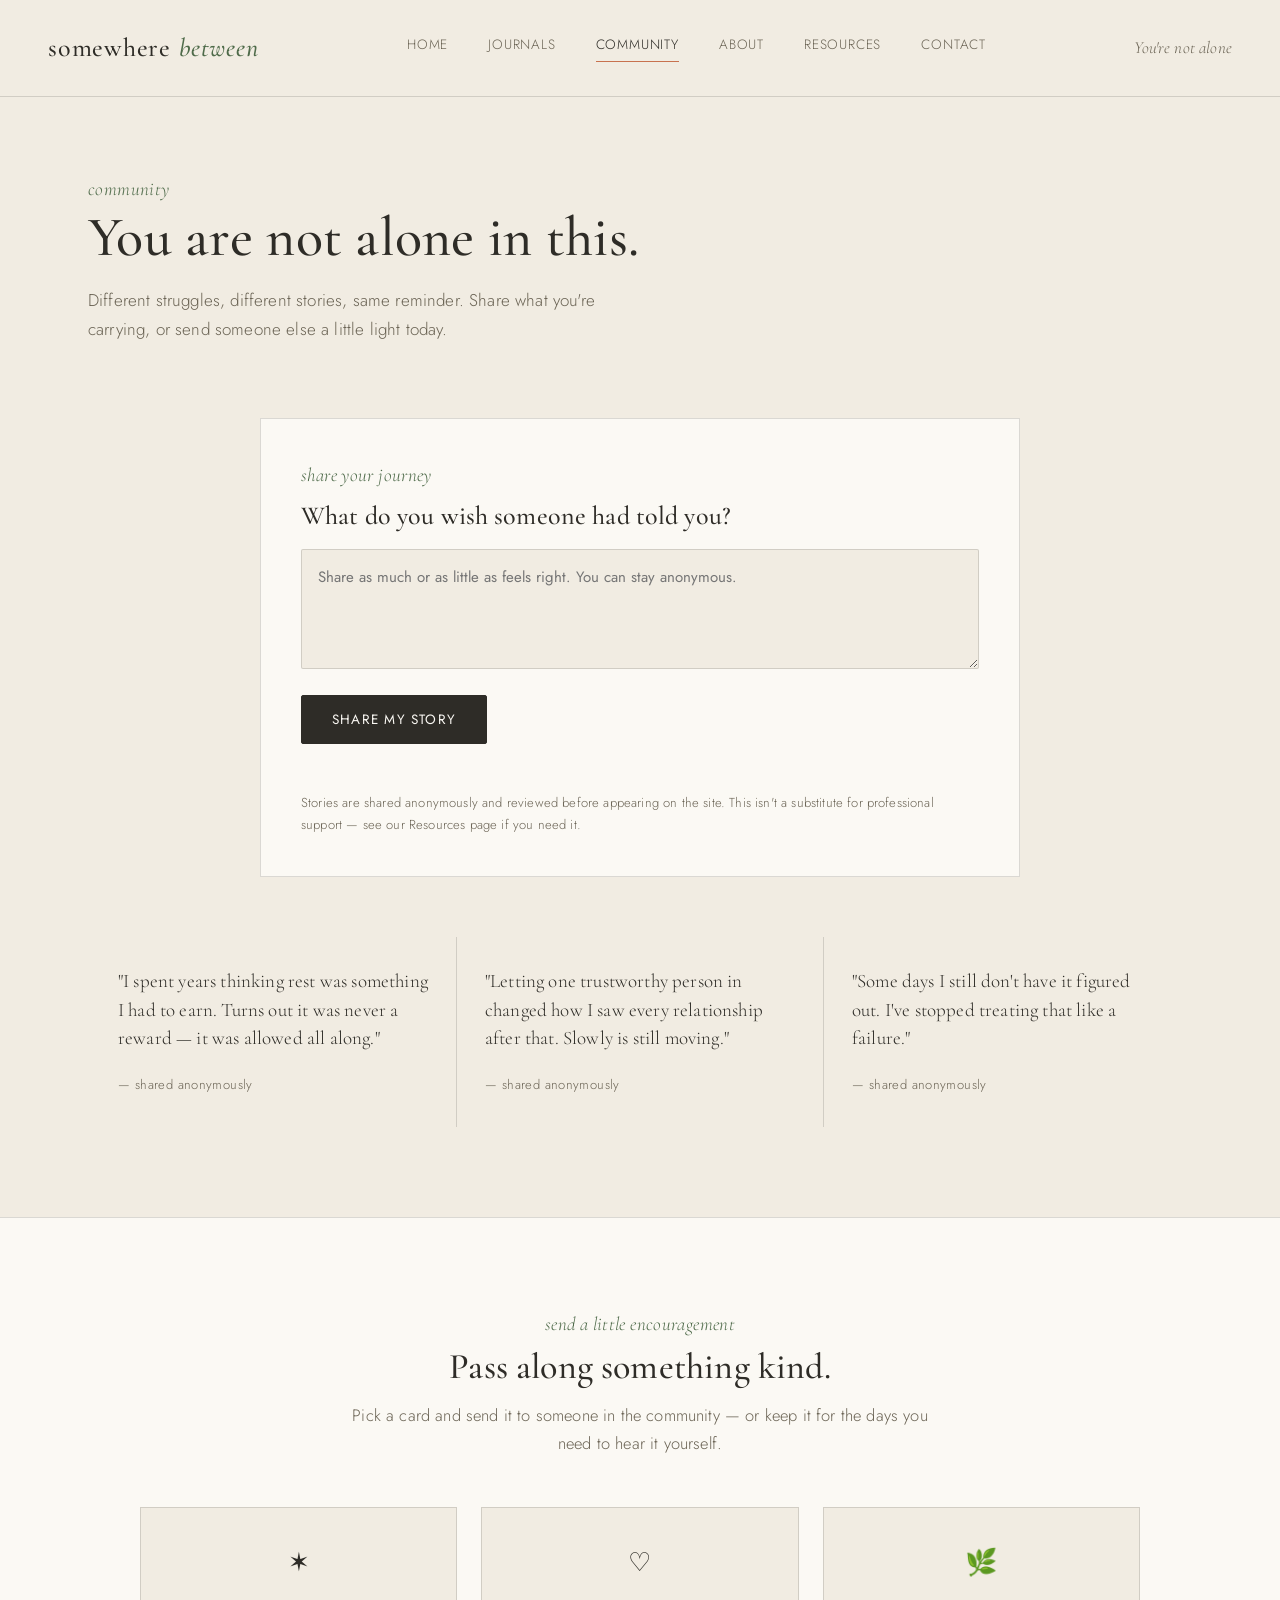
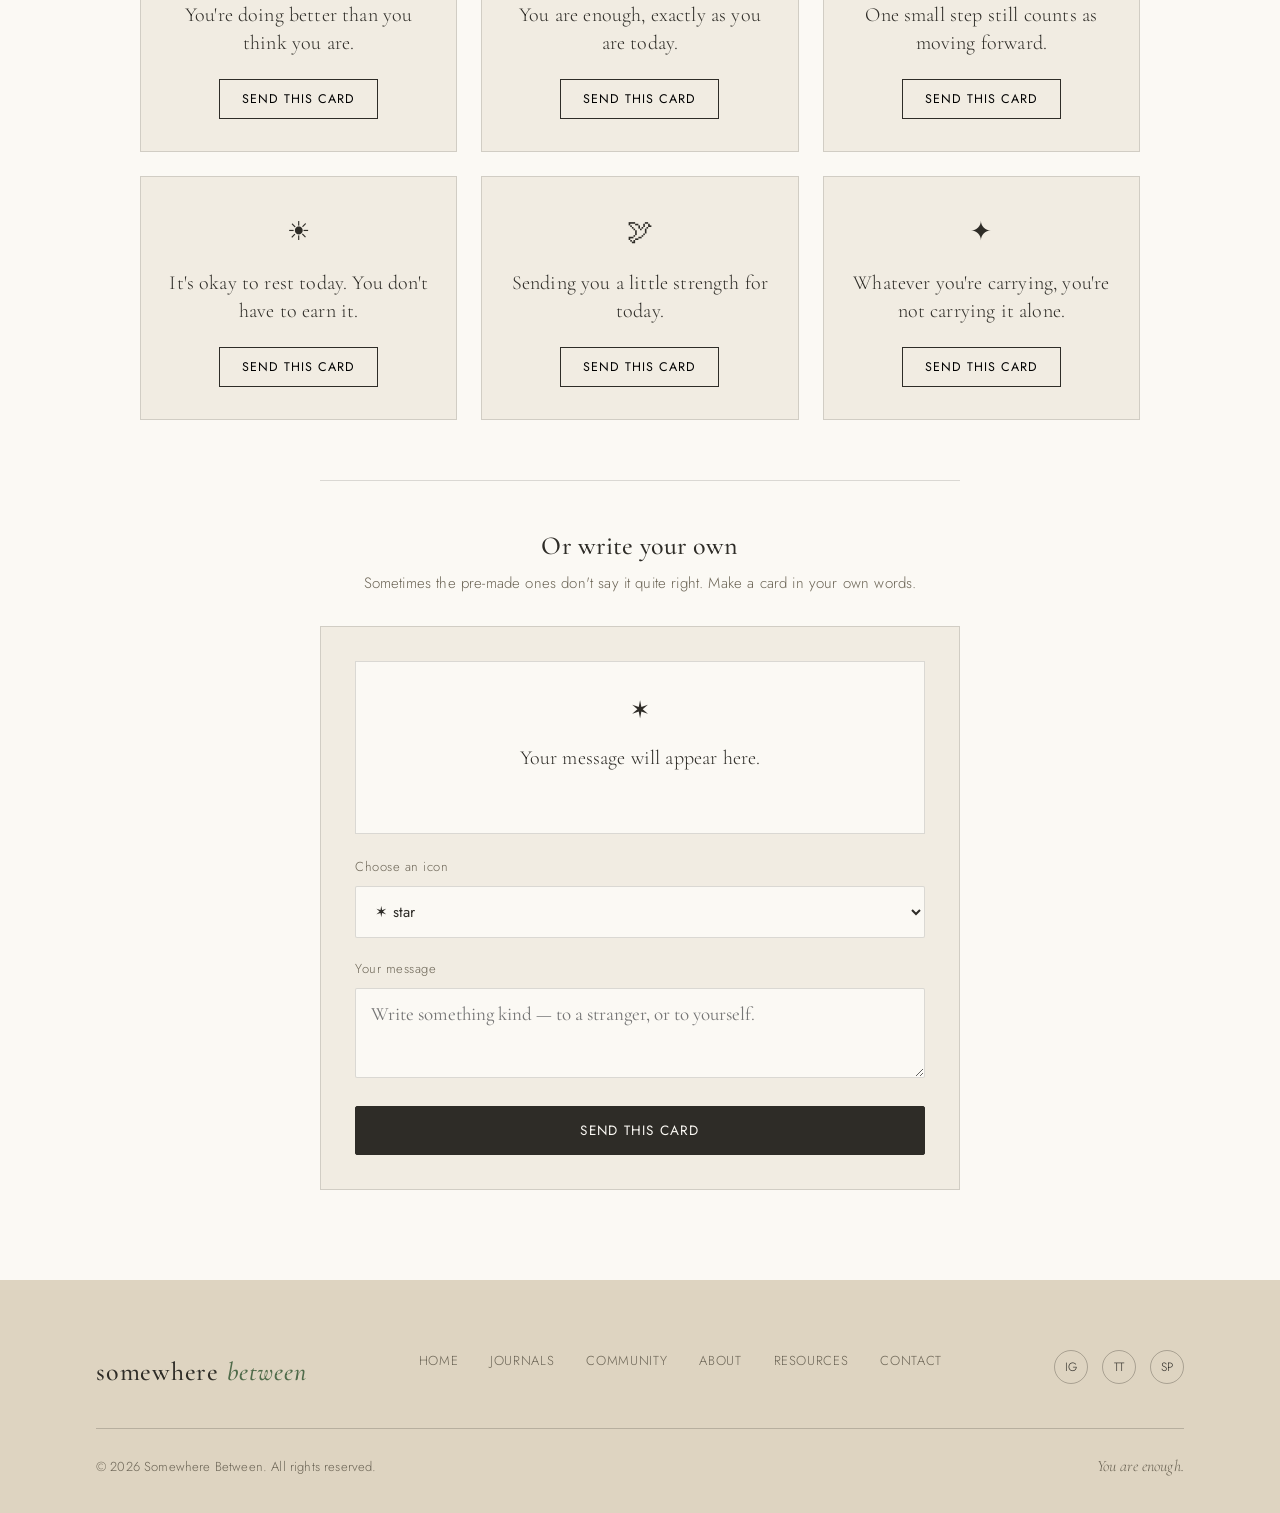
<file: community.html>
<!DOCTYPE html>
<html lang="en">
<head>
<meta charset="UTF-8">
<meta name="viewport" content="width=device-width, initial-scale=1.0">
<title>Community — Somewhere Between</title>
<link rel="stylesheet" href="styles.css">
<style>
  .share-section{padding:20px 48px 90px;}
  .share-box{
    background:var(--paper);
    border:1px solid var(--line);
    padding:40px;
    max-width:760px;
    margin:0 auto 60px;
  }
  .share-box textarea{
    width:100%;background:var(--bg);border:1px solid var(--line);
    padding:16px;font-family:'Jost',sans-serif;font-size:15px;color:var(--ink);
    min-height:120px;resize:vertical;border-radius:2px;margin-bottom:18px;
  }
  .share-box textarea:focus{outline:none;border-color:var(--sage-deep);}
  .share-box .fine{font-size:13px;color:var(--ink-soft);margin-top:14px;}

  .stories-grid{display:grid;grid-template-columns:repeat(3,1fr);gap:1px;background:var(--line);max-width:1100px;margin:0 auto;}
  .story-card{background:var(--bg);padding:30px 28px;}
  .story-card p.quote{font-family:'Cormorant Garamond',serif;font-size:19px;line-height:1.5;color:var(--ink);margin-bottom:16px;}
  .story-card span.who{font-size:13px;color:var(--ink-soft);letter-spacing:.03em;}

  .cards-section{padding:90px 48px;background:var(--paper);border-top:1px solid var(--line);}
  .cards-head{max-width:600px;margin:0 auto 50px;text-align:center;}
  .cards-head h2{font-size:36px;margin-top:6px;}
  .cards-head p{color:var(--ink-soft);margin-top:14px;}

  .cards-grid{display:grid;grid-template-columns:repeat(3,1fr);gap:24px;max-width:1000px;margin:0 auto;}
  .kind-card{
    background:var(--bg);border:1px solid var(--line);
    padding:32px 26px;text-align:center;
    display:flex;flex-direction:column;align-items:center;gap:16px;
    transition:transform .2s ease, box-shadow .2s ease;
  }
  .kind-card:hover{transform:translateY(-3px);box-shadow:0 10px 24px rgba(46,44,39,0.08);}
  .kind-card .icon{font-size:26px;}
  .kind-card p{font-family:'Cormorant Garamond',serif;font-size:20px;line-height:1.4;color:var(--ink);}
  .kind-card button{
    margin-top:6px;padding:10px 22px;border:1px solid var(--ink);background:transparent;
    font-family:'Jost',sans-serif;font-size:12.5px;letter-spacing:.08em;text-transform:uppercase;
    cursor:pointer;transition:all .2s ease;
  }
  .kind-card button:hover{background:var(--clay);border-color:var(--clay);color:var(--paper);}

  .custom-card-section{max-width:640px;margin:60px auto 0;padding-top:50px;border-top:1px solid var(--line);text-align:center;}
  .custom-card-section h3{font-size:26px;margin-bottom:10px;}
  .custom-card-section p{color:var(--ink-soft);font-size:15px;margin-bottom:30px;}
  .custom-card-box{
    background:var(--bg);border:1px solid var(--line);
    padding:34px;text-align:left;
  }
  .custom-card-box label{font-size:13px;letter-spacing:.04em;color:var(--ink-soft);display:block;margin-bottom:8px;}
  .custom-card-box select,.custom-card-box textarea{
    width:100%;background:var(--paper);border:1px solid var(--line);
    padding:13px 15px;font-family:'Jost',sans-serif;font-size:15px;color:var(--ink);
    border-radius:2px;margin-bottom:20px;
  }
  .custom-card-box textarea{min-height:90px;resize:vertical;font-family:'Cormorant Garamond',serif;font-size:19px;}
  .custom-card-box select:focus,.custom-card-box textarea:focus{outline:none;border-color:var(--sage-deep);}
  .custom-preview{
    background:var(--paper);border:1px solid var(--line);
    padding:28px 24px;text-align:center;margin-bottom:22px;
  }
  .custom-preview .icon{font-size:24px;display:block;margin-bottom:10px;}
  .custom-preview p{font-family:'Cormorant Garamond',serif;font-size:20px;color:var(--ink);}

  @media (max-width:960px){
    .share-section{padding:16px 22px 60px;}
    .share-box{padding:28px;}
    .stories-grid{grid-template-columns:1fr;}
    .cards-section{padding:56px 22px;}
    .cards-grid{grid-template-columns:1fr;}
  }
</style>
</head>
<body>

<header class="site">
  <a href="index.html" class="logo">somewhere <em>between</em></a>
  <nav class="main">
    <a href="index.html">Home</a>
    <a href="journals.html">Journals</a>
    <a href="community.html" class="active">Community</a>
    <a href="about.html">About</a>
    <a href="resources.html">Resources</a>
    <a href="contact.html">Contact</a>
  </nav>
  <button class="nav-toggle" id="navToggle" aria-label="Menu">&#9776;</button>
  <div class="header-right"><span class="pill-note">You're not alone</span></div>
<div class="mobile-menu" id="mobileMenu">
    <a href="index.html">Home</a>
    <a href="journals.html">Journals</a>
    <a href="community.html" class="active">Community</a>
    <a href="about.html">About</a>
    <a href="resources.html">Resources</a>
    <a href="contact.html">Contact</a>
  </div>
</header>

<section class="page-hero wrap">
  <span class="eyebrow">community</span>
  <h1>You are not alone in this.</h1>
  <p class="lede">Different struggles, different stories, same reminder. Share what you're carrying, or send someone else a little light today.</p>
</section>

<section class="share-section wrap">
  <div class="share-box">
    <span class="eyebrow" style="display:block;margin-bottom:10px;">share your journey</span>
    <h2 style="font-size:26px;margin-bottom:18px;">What do you wish someone had told you?</h2>
    <form id="storyForm">
      <textarea id="storyText" placeholder="Share as much or as little as feels right. You can stay anonymous." required></textarea>
      <button type="submit" class="btn btn-primary" id="storySubmitBtn">Share My Story</button>
    </form>
    <p id="storyStatus" style="min-height:20px;font-size:14px;margin-top:14px;"></p>
    <p class="fine">Stories are shared anonymously and reviewed before appearing on the site. This isn't a substitute for professional support — see our Resources page if you need it.</p>
  </div>

  <div class="stories-grid" id="storiesGrid">
    <div class="story-card">
      <p class="quote">"I spent years thinking rest was something I had to earn. Turns out it was never a reward — it was allowed all along."</p>
      <span class="who">— shared anonymously</span>
    </div>
    <div class="story-card">
      <p class="quote">"Letting one trustworthy person in changed how I saw every relationship after that. Slowly is still moving."</p>
      <span class="who">— shared anonymously</span>
    </div>
    <div class="story-card">
      <p class="quote">"Some days I still don't have it figured out. I've stopped treating that like a failure."</p>
      <span class="who">— shared anonymously</span>
    </div>
  </div>
</section>

<script>
  // ---- Supabase config: fill these in with your own project's values ----
  const SUPABASE_URL = "https://ctwtpeizadkzayrdhgna.supabase.co";
  const SUPABASE_ANON_KEY = "sb_publishable_Mt48W6pjsYPPRb7PPD8x1g_8g_t_tRC";
  // -------------------------------------------------------------------

  const storyForm = document.getElementById('storyForm');
  const storyText = document.getElementById('storyText');
  const storySubmitBtn = document.getElementById('storySubmitBtn');
  const storyStatus = document.getElementById('storyStatus');
  const storiesGrid = document.getElementById('storiesGrid');
  const configured = !SUPABASE_URL.startsWith('YOUR_') && !SUPABASE_ANON_KEY.startsWith('YOUR_');

  storyStatus.textContent = configured ? '' : '⚠️ Not connected to database yet.';
  storyStatus.style.color = configured ? 'var(--sage-deep)' : '#b04a3a';

  storyForm.addEventListener('submit', async function(e){
    e.preventDefault();
    console.log('Form submitted, configured:', configured);
    const content = storyText.value.trim();
    if(!content){
      storyStatus.textContent = 'Please write something first.';
      storyStatus.style.color = '#b04a3a';
      return;
    }

    if(!configured){
      storyStatus.textContent = '⚠️ Story storage isn\'t connected yet.';
      storyStatus.style.color = '#b04a3a';
      return;
    }

    storySubmitBtn.disabled = true;
    storySubmitBtn.textContent = 'Sharing...';
    storyStatus.textContent = 'Submitting...';
    storyStatus.style.color = 'var(--ink-soft)';

    try{
      const res = await fetch(`${SUPABASE_URL}/rest/v1/stories`, {
        method: 'POST',
        headers: {
          'Content-Type': 'application/json',
          'apikey': SUPABASE_ANON_KEY,
          'Authorization': `Bearer ${SUPABASE_ANON_KEY}`,
          'Prefer': 'return=minimal'
        },
        body: JSON.stringify({ content: content, approved: false })
      });
      console.log('Response status:', res.status);
      if(res.ok){
        storyStatus.textContent = 'Thank you for sharing — it will appear once reviewed.';
        storyStatus.style.color = 'var(--sage-deep)';
        storyForm.reset();
      } else {
        const errText = await res.text();
        console.log('Error response:', errText);
        storyStatus.textContent = 'Error: ' + errText.slice(0, 150);
        storyStatus.style.color = '#b04a3a';
      }
    } catch(err){
      console.log('Fetch failed:', err);
      storyStatus.textContent = 'Network error: ' + err.message;
      storyStatus.style.color = '#b04a3a';
    } finally {
      storySubmitBtn.disabled = false;
      storySubmitBtn.textContent = 'Share My Story';
    }
  });

  async function loadApprovedStories(){
    if(!configured) return;
    try{
      const res = await fetch(`${SUPABASE_URL}/rest/v1/stories?approved=eq.true&order=created_at.desc&limit=6`, {
        headers: {
          'apikey': SUPABASE_ANON_KEY,
          'Authorization': `Bearer ${SUPABASE_ANON_KEY}`
        }
      });
      if(!res.ok) return;
      const rows = await res.json();
      if(rows.length === 0) return;
      storiesGrid.innerHTML = rows.map(r => `
        <div class="story-card">
          <p class="quote">"${(r.content || '').replace(/</g,'&lt;')}"</p>
          <span class="who">— shared anonymously</span>
        </div>
      `).join('');
    } catch(err){ /* keep fallback stories on failure */ }
  }
  loadApprovedStories();
</script>

<section class="cards-section">
  <div class="cards-head">
    <span class="eyebrow">send a little encouragement</span>
    <h2>Pass along something kind.</h2>
    <p>Pick a card and send it to someone in the community — or keep it for the days you need to hear it yourself.</p>
  </div>
  <div class="cards-grid">
    <div class="kind-card">
      <span class="icon">✶</span>
      <p>You're doing better than you think you are.</p>
      <button onclick="alert('Card sent 💌')">Send This Card</button>
    </div>
    <div class="kind-card">
      <span class="icon">♡</span>
      <p>You are enough, exactly as you are today.</p>
      <button onclick="alert('Card sent 💌')">Send This Card</button>
    </div>
    <div class="kind-card">
      <span class="icon">🌿</span>
      <p>One small step still counts as moving forward.</p>
      <button onclick="alert('Card sent 💌')">Send This Card</button>
    </div>
    <div class="kind-card">
      <span class="icon">☀</span>
      <p>It's okay to rest today. You don't have to earn it.</p>
      <button onclick="alert('Card sent 💌')">Send This Card</button>
    </div>
    <div class="kind-card">
      <span class="icon">🕊</span>
      <p>Sending you a little strength for today.</p>
      <button onclick="alert('Card sent 💌')">Send This Card</button>
    </div>
    <div class="kind-card">
      <span class="icon">✦</span>
      <p>Whatever you're carrying, you're not carrying it alone.</p>
      <button onclick="alert('Card sent 💌')">Send This Card</button>
    </div>
  </div>

  <div class="custom-card-section">
    <h3>Or write your own</h3>
    <p>Sometimes the pre-made ones don't say it quite right. Make a card in your own words.</p>
    <div class="custom-card-box">
      <div id="cardPreview" class="custom-preview">
        <span class="icon" id="previewIcon">✶</span>
        <p id="previewText">Your message will appear here.</p>
      </div>
      <label for="cardIcon">Choose an icon</label>
      <select id="cardIcon" onchange="document.getElementById('previewIcon').textContent=this.value;">
        <option value="✶">✶ star</option>
        <option value="♡">♡ heart</option>
        <option value="🌿">🌿 leaf</option>
        <option value="☀">☀ sun</option>
        <option value="🕊">🕊 dove</option>
        <option value="✦">✦ sparkle</option>
      </select>
      <label for="cardText">Your message</label>
      <textarea id="cardText" placeholder="Write something kind — to a stranger, or to yourself." oninput="document.getElementById('previewText').textContent=this.value || 'Your message will appear here.';"></textarea>
      <button type="button" class="btn btn-primary" style="width:100%;justify-content:center;" onclick="if(document.getElementById('cardText').value.trim()){alert('Card sent 💌');}else{alert('Write a message first.');}">Send This Card</button>
    </div>
  </div>
</section>

<footer class="site">
  <div class="wrap">
    <div class="footer-top">
      <a href="index.html" class="logo">somewhere <em>between</em></a>
      <div class="footer-links">
        <a href="index.html">Home</a>
        <a href="journals.html">Journals</a>
        <a href="community.html">Community</a>
        <a href="about.html">About</a>
        <a href="resources.html">Resources</a>
        <a href="contact.html">Contact</a>
      </div>
      <div class="social-row"><a href="#">IG</a><a href="#">TT</a><a href="#">SP</a></div>
    </div>
    <div class="footer-bottom">
      <span>© 2026 Somewhere Between. All rights reserved.</span>
      <em>You are enough.</em>
    </div>
  </div>
</footer>

<script>
  document.getElementById('navToggle').addEventListener('click', function(){
    document.getElementById('mobileMenu').classList.toggle('open');
  });
</script>
</body>
</html>
</file>
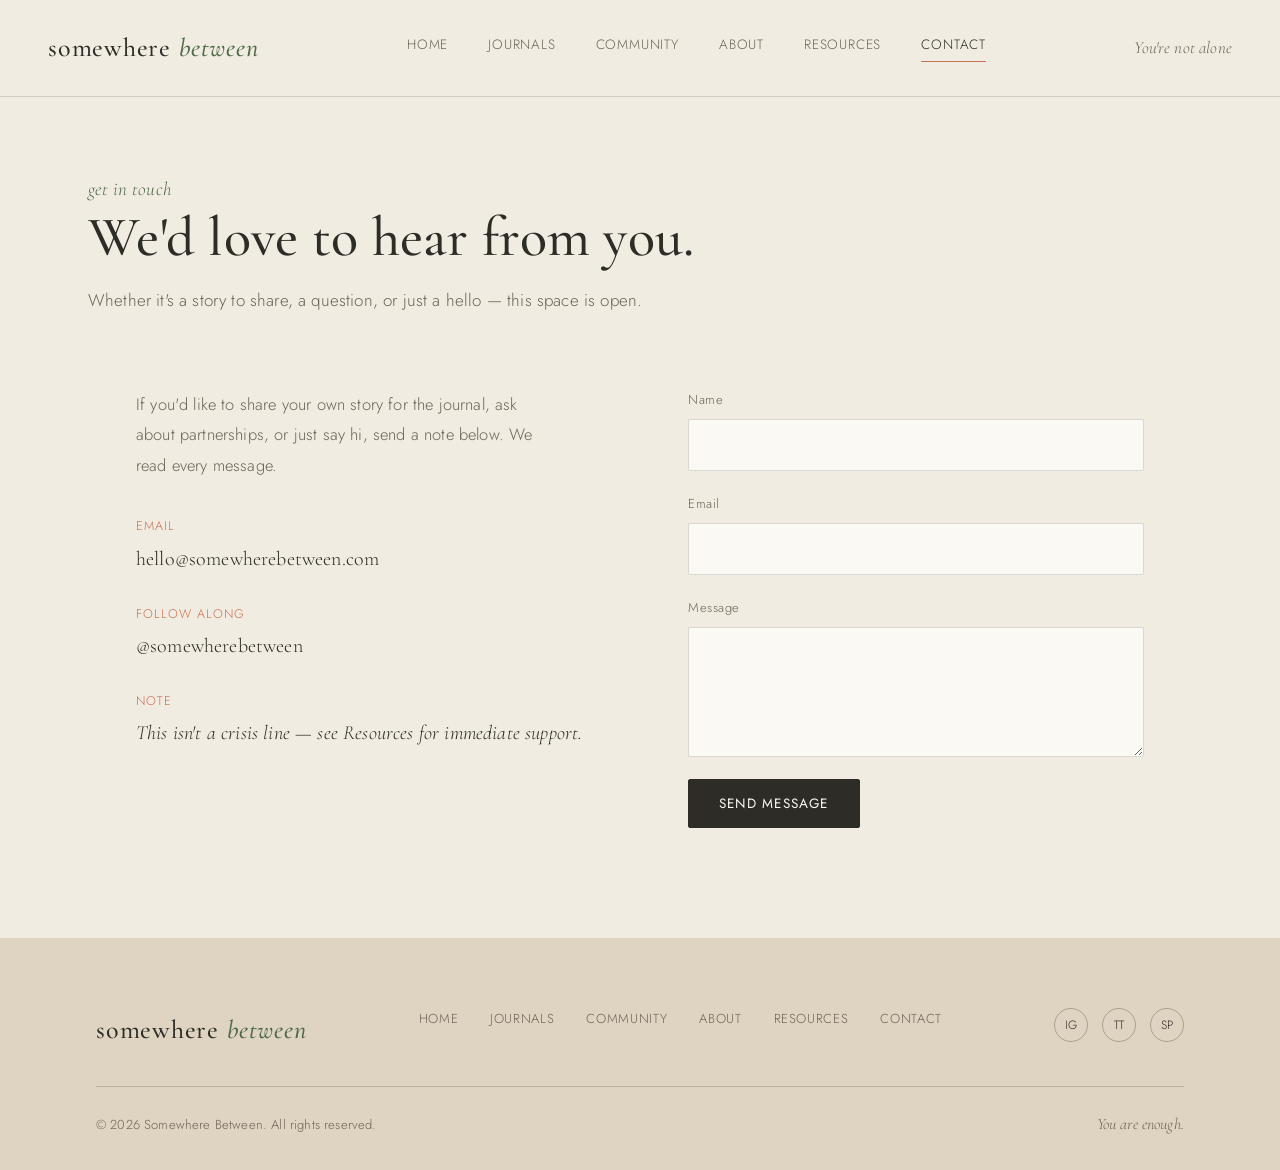
<file: contact.html>
<!DOCTYPE html>
<html lang="en">
<head>
<meta charset="UTF-8">
<meta name="viewport" content="width=device-width, initial-scale=1.0">
<title>Contact — Somewhere Between</title>
<link rel="stylesheet" href="styles.css">
<style>
  .contact-wrap{display:grid;grid-template-columns:1fr 1fr;gap:0;padding-bottom:90px;}
  .contact-info{padding:20px 48px;}
  .contact-info p{color:var(--ink-soft);max-width:400px;margin-bottom:36px;line-height:1.85;}
  .info-line{display:flex;flex-direction:column;gap:4px;margin-bottom:28px;}
  .info-line span.label{font-size:12.5px;letter-spacing:.08em;text-transform:uppercase;color:var(--clay);}
  .info-line span.value{font-family:'Cormorant Garamond',serif;font-size:20px;}

  .contact-form{padding:20px 48px;}
  .field{margin-bottom:22px;display:flex;flex-direction:column;gap:8px;}
  .field label{font-size:13px;letter-spacing:.04em;color:var(--ink-soft);}
  .field input,.field textarea{
    background:var(--paper);
    border:1px solid var(--line);
    padding:14px 16px;
    font-family:'Jost',sans-serif;
    font-size:15px;
    color:var(--ink);
    border-radius:2px;
  }
  .field input:focus,.field textarea:focus{outline:none;border-color:var(--sage-deep);}
  .field textarea{resize:vertical;min-height:130px;}

  @media (max-width:960px){
    .contact-wrap{grid-template-columns:1fr;padding-bottom:60px;}
    .contact-info,.contact-form{padding:20px 22px;}
  }
</style>
</head>
<body>

<header class="site">
  <a href="index.html" class="logo">somewhere <em>between</em></a>
  <nav class="main">
    <a href="index.html">Home</a>
    <a href="journals.html">Journals</a>
    <a href="community.html">Community</a>
    <a href="about.html">About</a>
    <a href="resources.html">Resources</a>
    <a href="contact.html" class="active">Contact</a>
  </nav>
  <button class="nav-toggle" id="navToggle" aria-label="Menu">&#9776;</button>
  <div class="header-right"><span class="pill-note">You're not alone</span></div>
<div class="mobile-menu" id="mobileMenu">
    <a href="index.html">Home</a>
    <a href="journals.html">Journals</a>
    <a href="community.html">Community</a>
    <a href="about.html">About</a>
    <a href="resources.html">Resources</a>
    <a href="contact.html" class="active">Contact</a>
  </div>
</header>

<section class="page-hero wrap">
  <span class="eyebrow">get in touch</span>
  <h1>We'd love to hear from you.</h1>
  <p class="lede">Whether it's a story to share, a question, or just a hello — this space is open.</p>
</section>

<div class="contact-wrap wrap">
  <div class="contact-info">
    <p>If you'd like to share your own story for the journal, ask about partnerships, or just say hi, send a note below. We read every message.</p>
    <div class="info-line">
      <span class="label">Email</span>
      <span class="value">hello@somewherebetween.com</span>
    </div>
    <div class="info-line">
      <span class="label">Follow along</span>
      <span class="value">@somewherebetween</span>
    </div>
    <div class="info-line">
      <span class="label">Note</span>
      <span class="value" style="font-style:italic;">This isn't a crisis line — see Resources for immediate support.</span>
    </div>
  </div>

  <form class="contact-form" onsubmit="event.preventDefault(); alert('Thanks for reaching out — we\'ll be in touch soon.');">
    <div class="field">
      <label for="name">Name</label>
      <input type="text" id="name" required>
    </div>
    <div class="field">
      <label for="email">Email</label>
      <input type="email" id="email" required>
    </div>
    <div class="field">
      <label for="message">Message</label>
      <textarea id="message" required></textarea>
    </div>
    <button type="submit" class="btn btn-primary">Send Message</button>
  </form>
</div>

<footer class="site">
  <div class="wrap">
    <div class="footer-top">
      <a href="index.html" class="logo">somewhere <em>between</em></a>
      <div class="footer-links">
        <a href="index.html">Home</a>
        <a href="journals.html">Journals</a>
        <a href="community.html">Community</a>
        <a href="about.html">About</a>
        <a href="resources.html">Resources</a>
        <a href="contact.html">Contact</a>
      </div>
      <div class="social-row"><a href="#">IG</a><a href="#">TT</a><a href="#">SP</a></div>
    </div>
    <div class="footer-bottom">
      <span>© 2026 Somewhere Between. All rights reserved.</span>
      <em>You are enough.</em>
    </div>
  </div>
</footer>

<script>
  document.getElementById('navToggle').addEventListener('click', function(){
    document.getElementById('mobileMenu').classList.toggle('open');
  });
</script>
</body>
</html>
</file>
<file: styles.css>
@import url('https://fonts.googleapis.com/css2?family=Cormorant+Garamond:ital,wght@0,400;0,500;0,600;1,400;1,500&family=Jost:wght@300;400;500&display=swap');

:root{
  --bg: #F1ECE2;
  --paper: #FBF9F4;
  --stone: #DED4C1;
  --ink: #2E2C27;
  --ink-soft: #6B6455;
  --sage: #7C876F;
  --sage-deep: #4F6B4A;
  --gold: #C99A46;
  --clay: #C8724F;
  --line: rgba(46,44,39,0.16);
}

*{box-sizing:border-box;}
html{scroll-behavior:smooth;}
body{
  margin:0;
  background:var(--bg);
  color:var(--ink);
  font-family:'Jost',sans-serif;
  font-weight:300;
  font-size:16.5px;
  line-height:1.7;
  letter-spacing:.01em;
}
img,svg{display:block;max-width:100%;}
a{color:inherit;text-decoration:none;}
h1,h2,h3{
  font-family:'Cormorant Garamond',serif;
  font-weight:500;
  line-height:1.15;
  margin:0;
  letter-spacing:.005em;
}
p{margin:0;font-weight:300;}
.wrap{max-width:1200px;margin:0 auto;padding:0 48px;}
.eyebrow{
  font-family:'Cormorant Garamond',serif;
  font-style:italic;
  font-size:19px;
  color:var(--sage-deep);
  letter-spacing:.02em;
}
.hairline{height:1px;background:var(--line);border:none;width:100%;}

/* Buttons */
.btn{
  display:inline-flex;
  align-items:center;
  gap:10px;
  padding:14px 30px;
  border-radius:2px;
  border:1px solid var(--ink);
  font-family:'Jost',sans-serif;
  font-size:13.5px;
  font-weight:400;
  letter-spacing:.09em;
  text-transform:uppercase;
  cursor:pointer;
  transition:all .25s ease;
  background:transparent;
  color:var(--ink);
}
.btn-primary{background:var(--ink);color:var(--paper);}
.btn-primary:hover{background:var(--clay);border-color:var(--clay);}
.btn-outline:hover{background:var(--sage-deep);color:var(--paper);border-color:var(--sage-deep);}

/* Header */
header.site{
  display:flex;
  align-items:center;
  justify-content:space-between;
  padding:26px 48px;
  border-bottom:1px solid var(--line);
  background:var(--bg);
  position:relative;
  z-index:20;
}
.logo{
  font-family:'Cormorant Garamond',serif;
  font-size:26px;
  font-weight:500;
  letter-spacing:.03em;
  display:flex;
  align-items:center;
  gap:8px;
}
.logo em{font-style:italic;color:var(--sage-deep);}
nav.main{display:flex;gap:40px;}
nav.main a{
  font-size:13.5px;
  letter-spacing:.06em;
  text-transform:uppercase;
  color:var(--ink-soft);
  padding-bottom:4px;
  border-bottom:1px solid transparent;
}
nav.main a.active,nav.main a:hover{color:var(--ink);border-bottom-color:var(--clay);}
.header-right{display:flex;align-items:center;gap:22px;}
.pill-note{
  color:var(--ink-soft);
  font-style:italic;
  font-family:'Cormorant Garamond',serif;
  font-size:17px;
}
.nav-toggle{display:none;background:none;border:none;font-size:22px;cursor:pointer;color:var(--ink);padding:4px 6px;}

.mobile-menu{
  display:none;
  position:absolute;
  top:100%;left:0;right:0;
  background:var(--bg);
  border-bottom:1px solid var(--line);
  flex-direction:column;
  padding:8px 22px 20px;
  z-index:30;
}
.mobile-menu.open{display:flex;}
.mobile-menu a{
  padding:14px 0;
  font-size:15px;
  letter-spacing:.04em;
  text-transform:uppercase;
  color:var(--ink-soft);
  border-bottom:1px solid var(--line);
}
.mobile-menu a:last-child{border-bottom:none;}
.mobile-menu a.active{color:var(--ink);}

@media (max-width:880px){
  nav.main{display:none;}
  header.site{padding:20px 22px;position:relative;}
  .wrap{padding:0 22px;}
  .nav-toggle{display:block;}
}

/* Photo placeholders — muted, desaturated tone to feel like editorial film photography */
.photo{background-size:cover;background-position:center;}
.photo-sunset{background:linear-gradient(180deg,#9FA6C4 0%,#D69FA6 26%,#EFAE7C 48%,#F3CB86 64%,#D9C382 80%,#899A5E 100%);}
.photo-water{background:linear-gradient(180deg,#7FA0AC 0%,#A9C0AE 40%,#D6D394 68%,#94A664 100%);}
.photo-room{background:linear-gradient(160deg,#F2DFAE 0%,#E3BE84 55%,#C68F5C 100%);}
.photo-bowl{background:linear-gradient(160deg,#F1D9A0 0%,#DDA85F 100%);}
.photo-night{background:linear-gradient(180deg,#33395C 0%,#565C82 55%,#8D7E89 100%);}
.photo-field{background:linear-gradient(180deg,#F3CE93 0%,#E7A768 30%,#ABB56A 65%,#6E8149 100%);}
.photo-stone{background:linear-gradient(160deg,#F1E4C1 0%,#DCBC85 100%);}

/* Footer */
footer.site{background:var(--stone);padding:70px 48px 32px;}
.footer-top{
  display:flex;justify-content:space-between;align-items:flex-start;
  flex-wrap:wrap;gap:24px;padding-bottom:34px;
  border-bottom:1px solid rgba(46,44,39,0.22);
}
.footer-links{display:flex;gap:32px;flex-wrap:wrap;}
.footer-links a{font-size:13px;letter-spacing:.05em;text-transform:uppercase;color:var(--ink-soft);}
.footer-links a:hover{color:var(--ink);}
.social-row{display:flex;gap:14px;}
.social-row a{
  width:34px;height:34px;border-radius:50%;
  border:1px solid rgba(46,44,39,0.3);
  display:flex;align-items:center;justify-content:center;
  font-size:12px;letter-spacing:.02em;
}
.footer-bottom{
  display:flex;justify-content:space-between;align-items:center;
  padding-top:24px;flex-wrap:wrap;gap:12px;
  font-size:13px;color:var(--ink-soft);
}
.footer-bottom em{font-family:'Cormorant Garamond',serif;font-style:italic;font-size:16px;}

/* page hero banner (interior pages) */
.page-hero{padding:76px 48px 54px;}
.page-hero h1{font-size:clamp(36px,5vw,56px);}
.page-hero p.lede{max-width:560px;margin-top:16px;color:var(--ink-soft);font-size:17px;}

/* tag */
.tag{
  display:inline-block;font-size:11.5px;letter-spacing:.08em;
  text-transform:uppercase;color:var(--clay);
  border-bottom:1px solid var(--clay);padding-bottom:2px;
}

@media (max-width:600px){
  .page-hero{padding:54px 22px 36px;}
  footer.site{padding:48px 22px 24px;}
}
</file>
